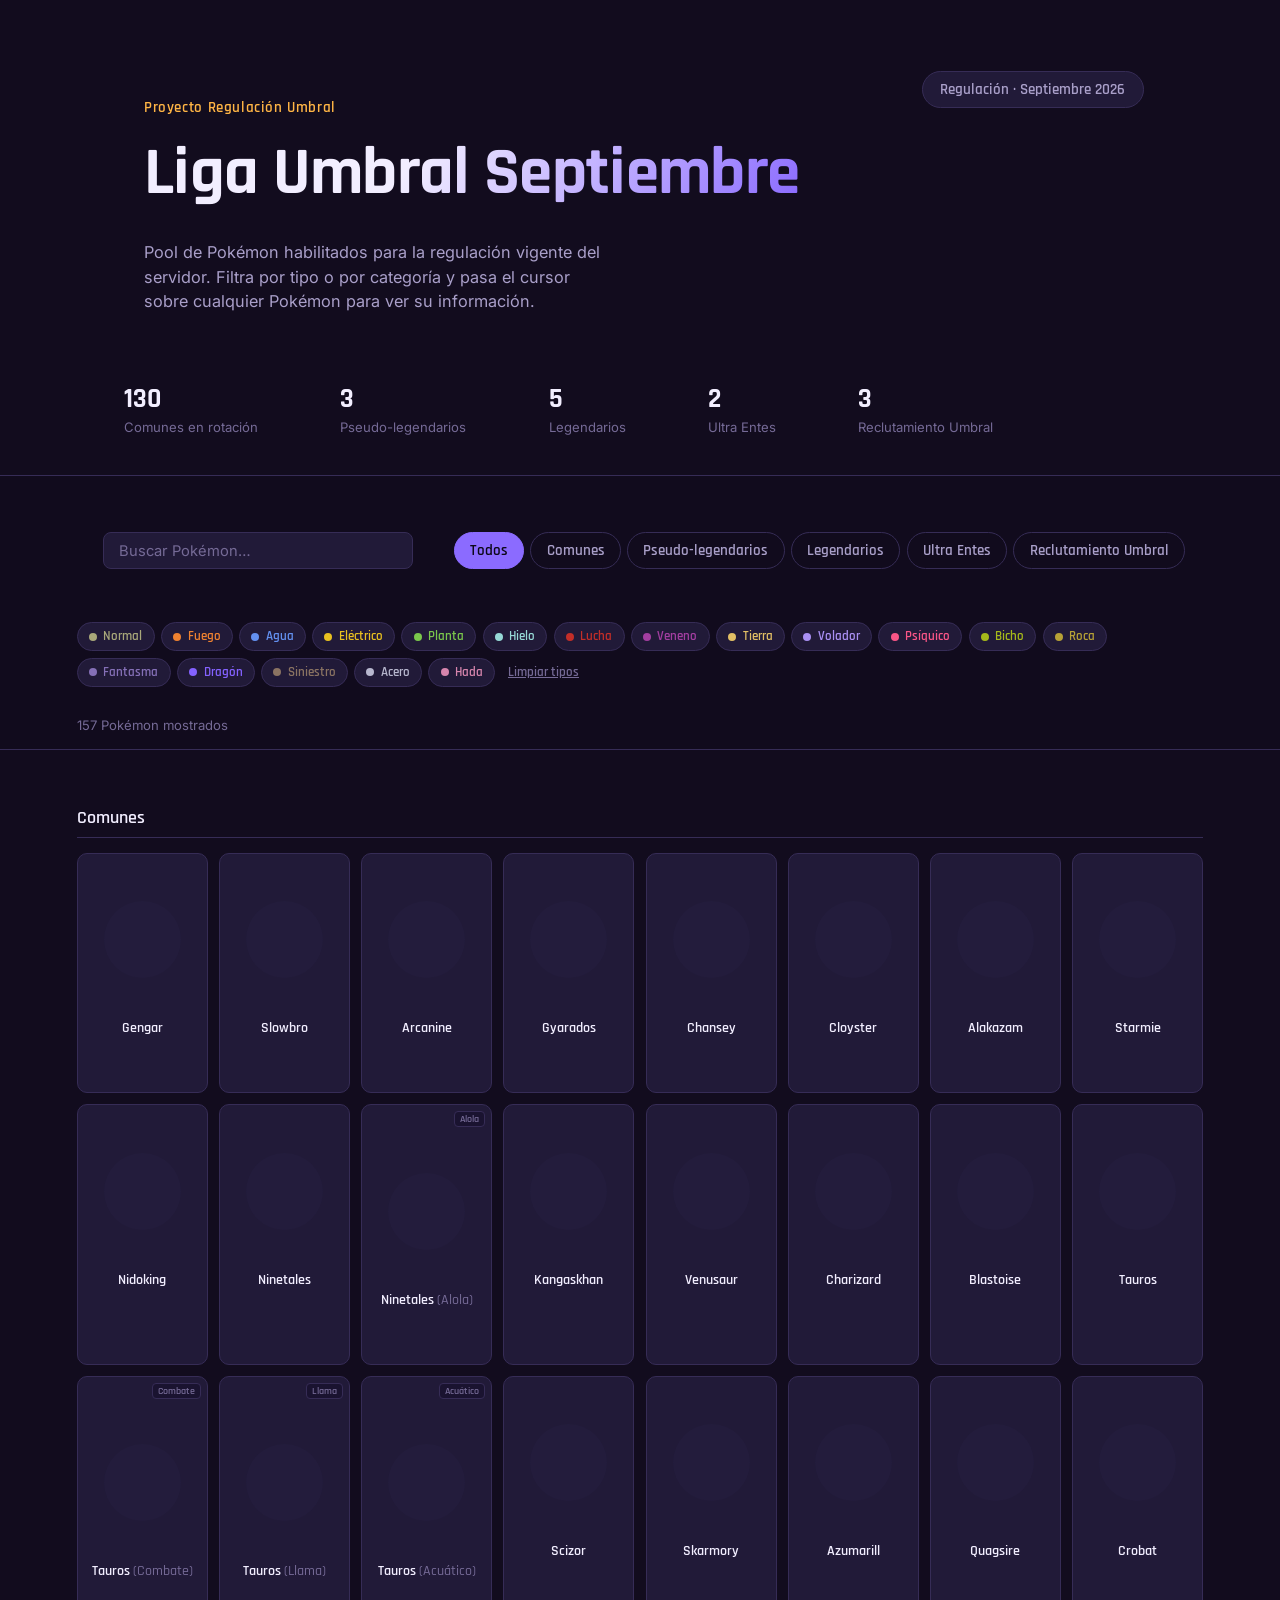
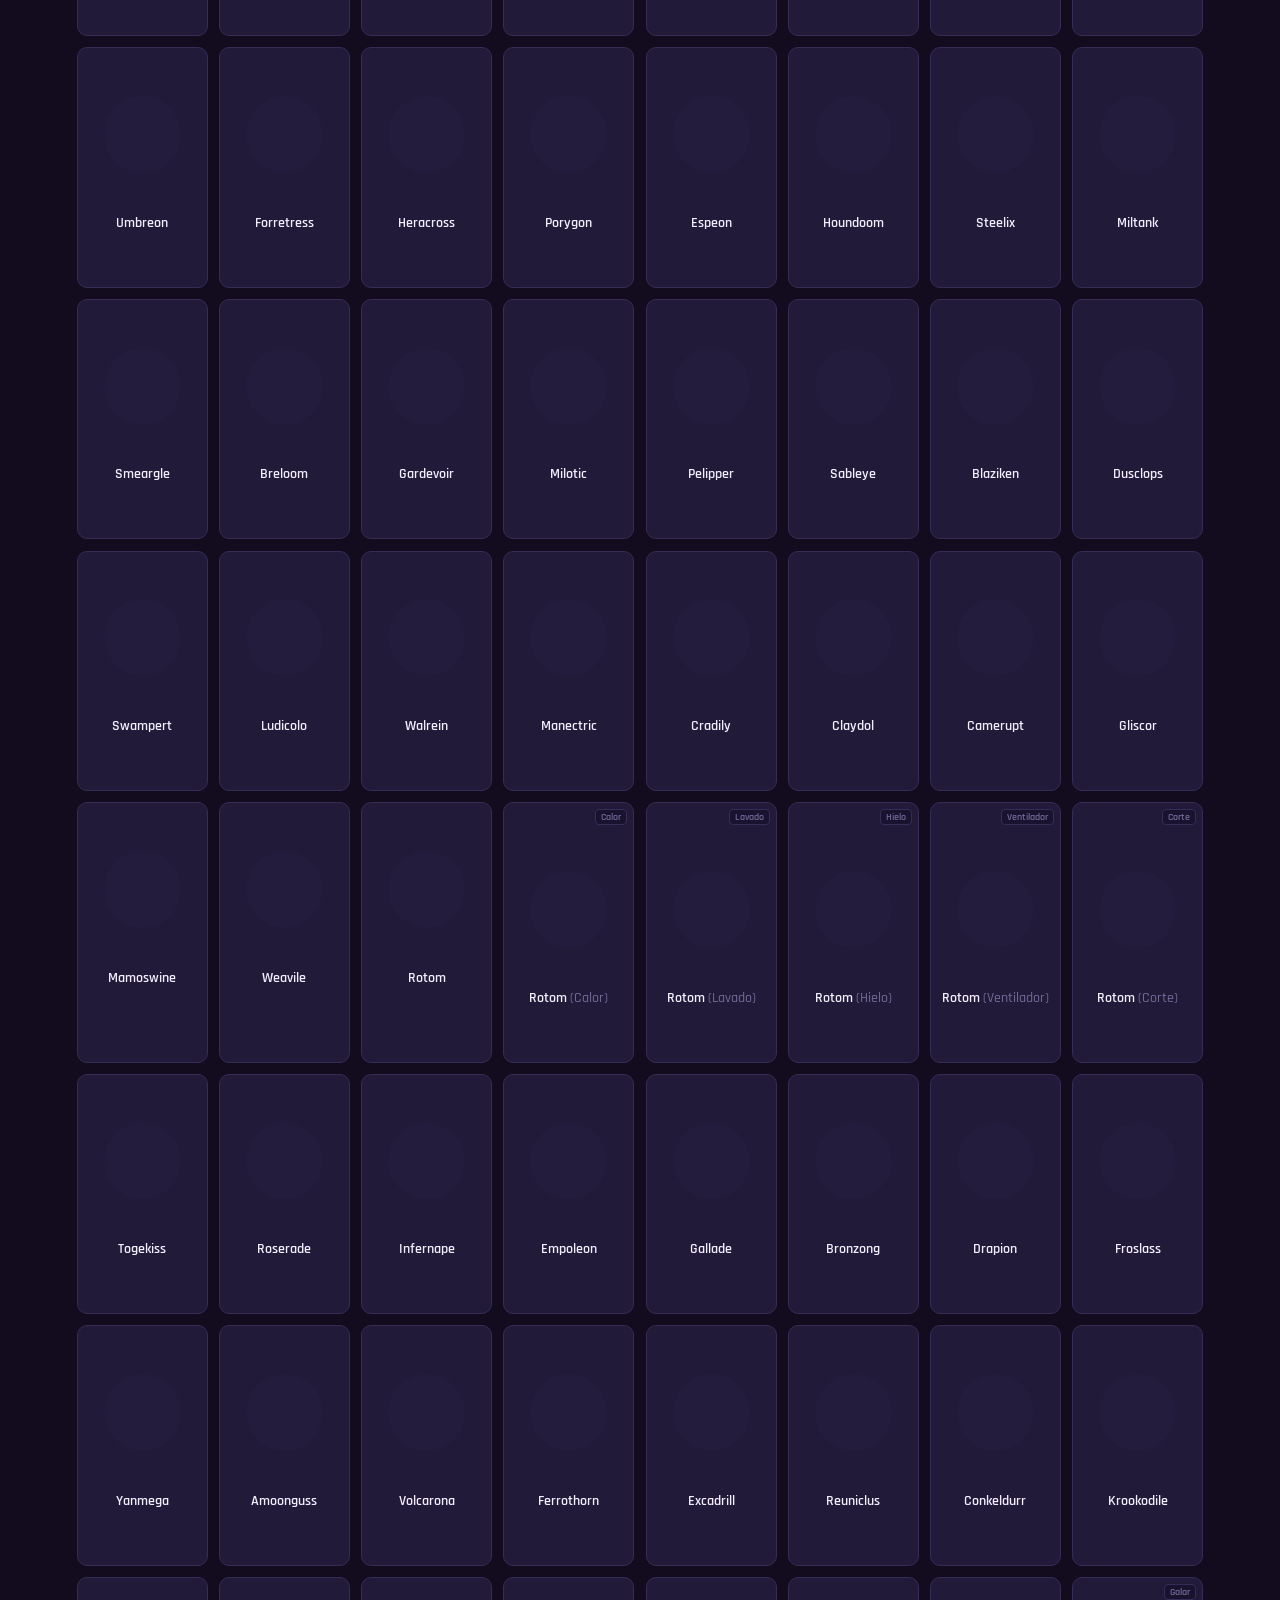
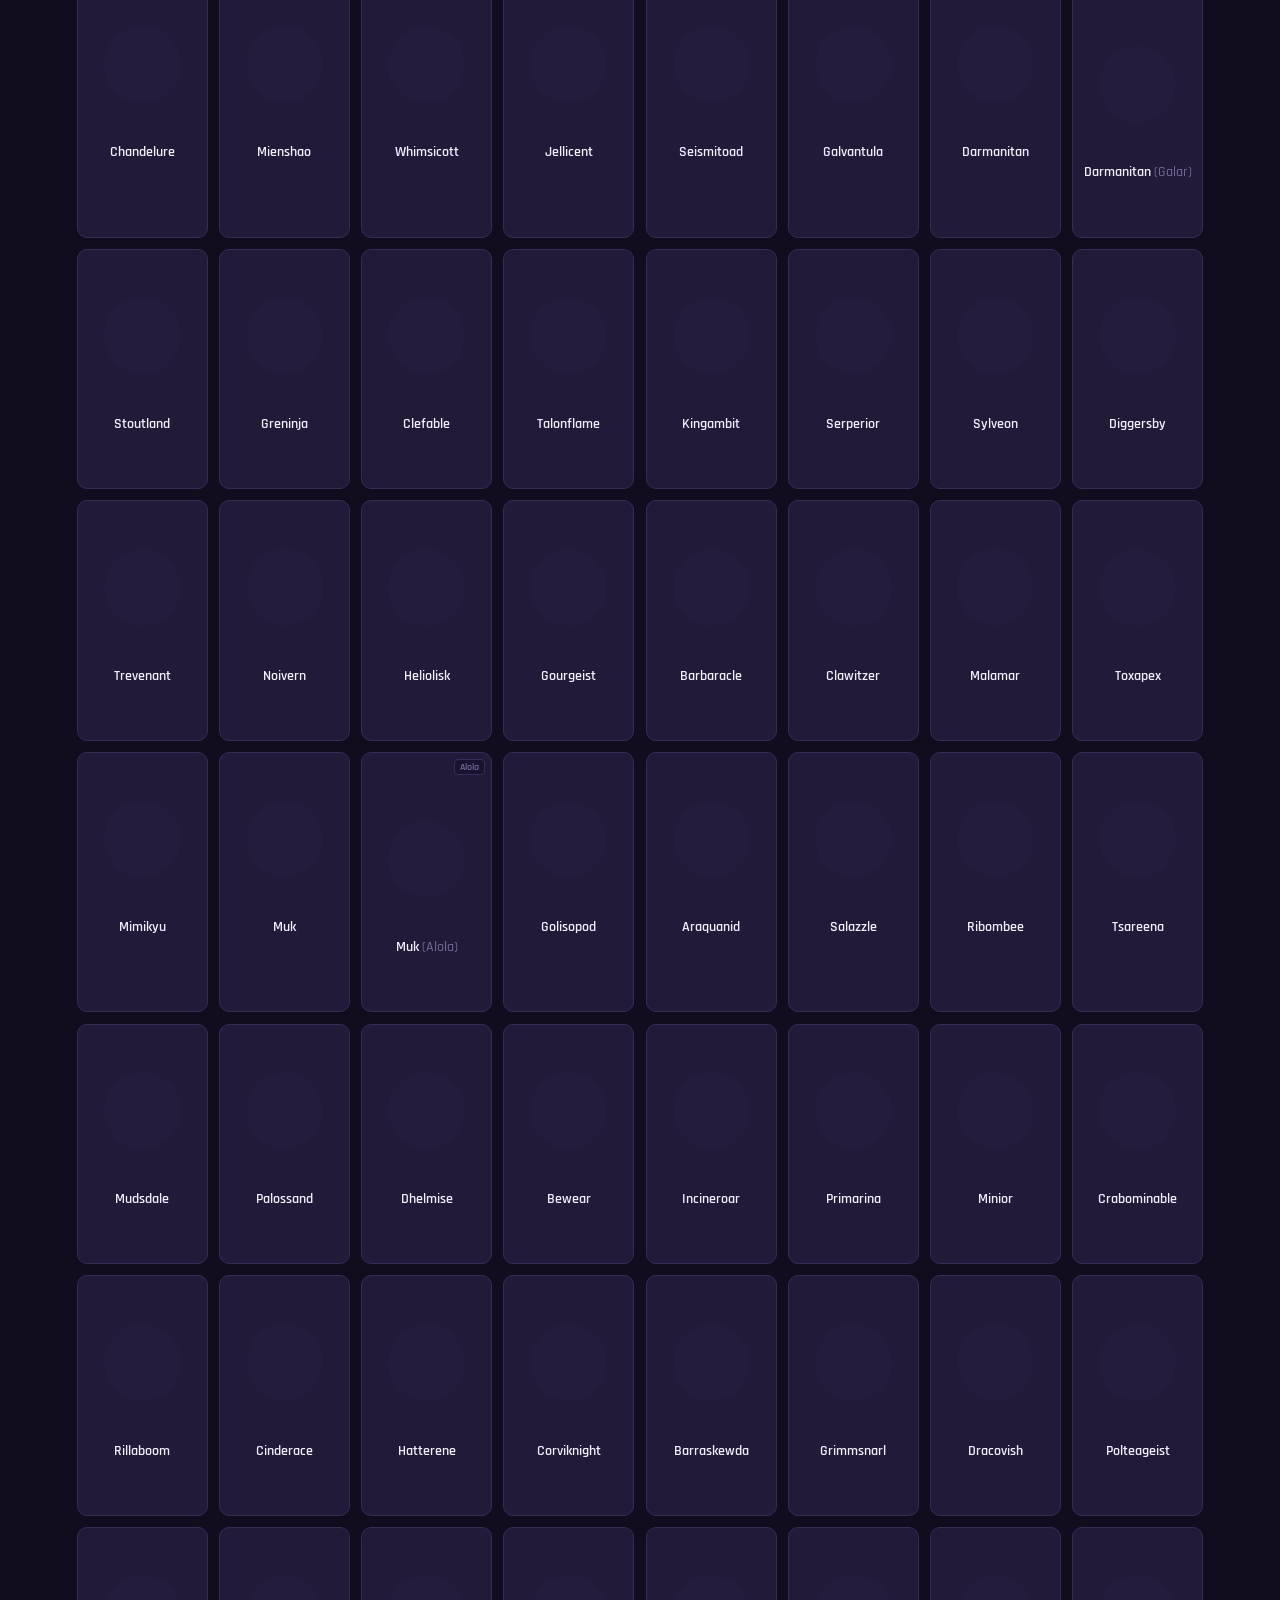
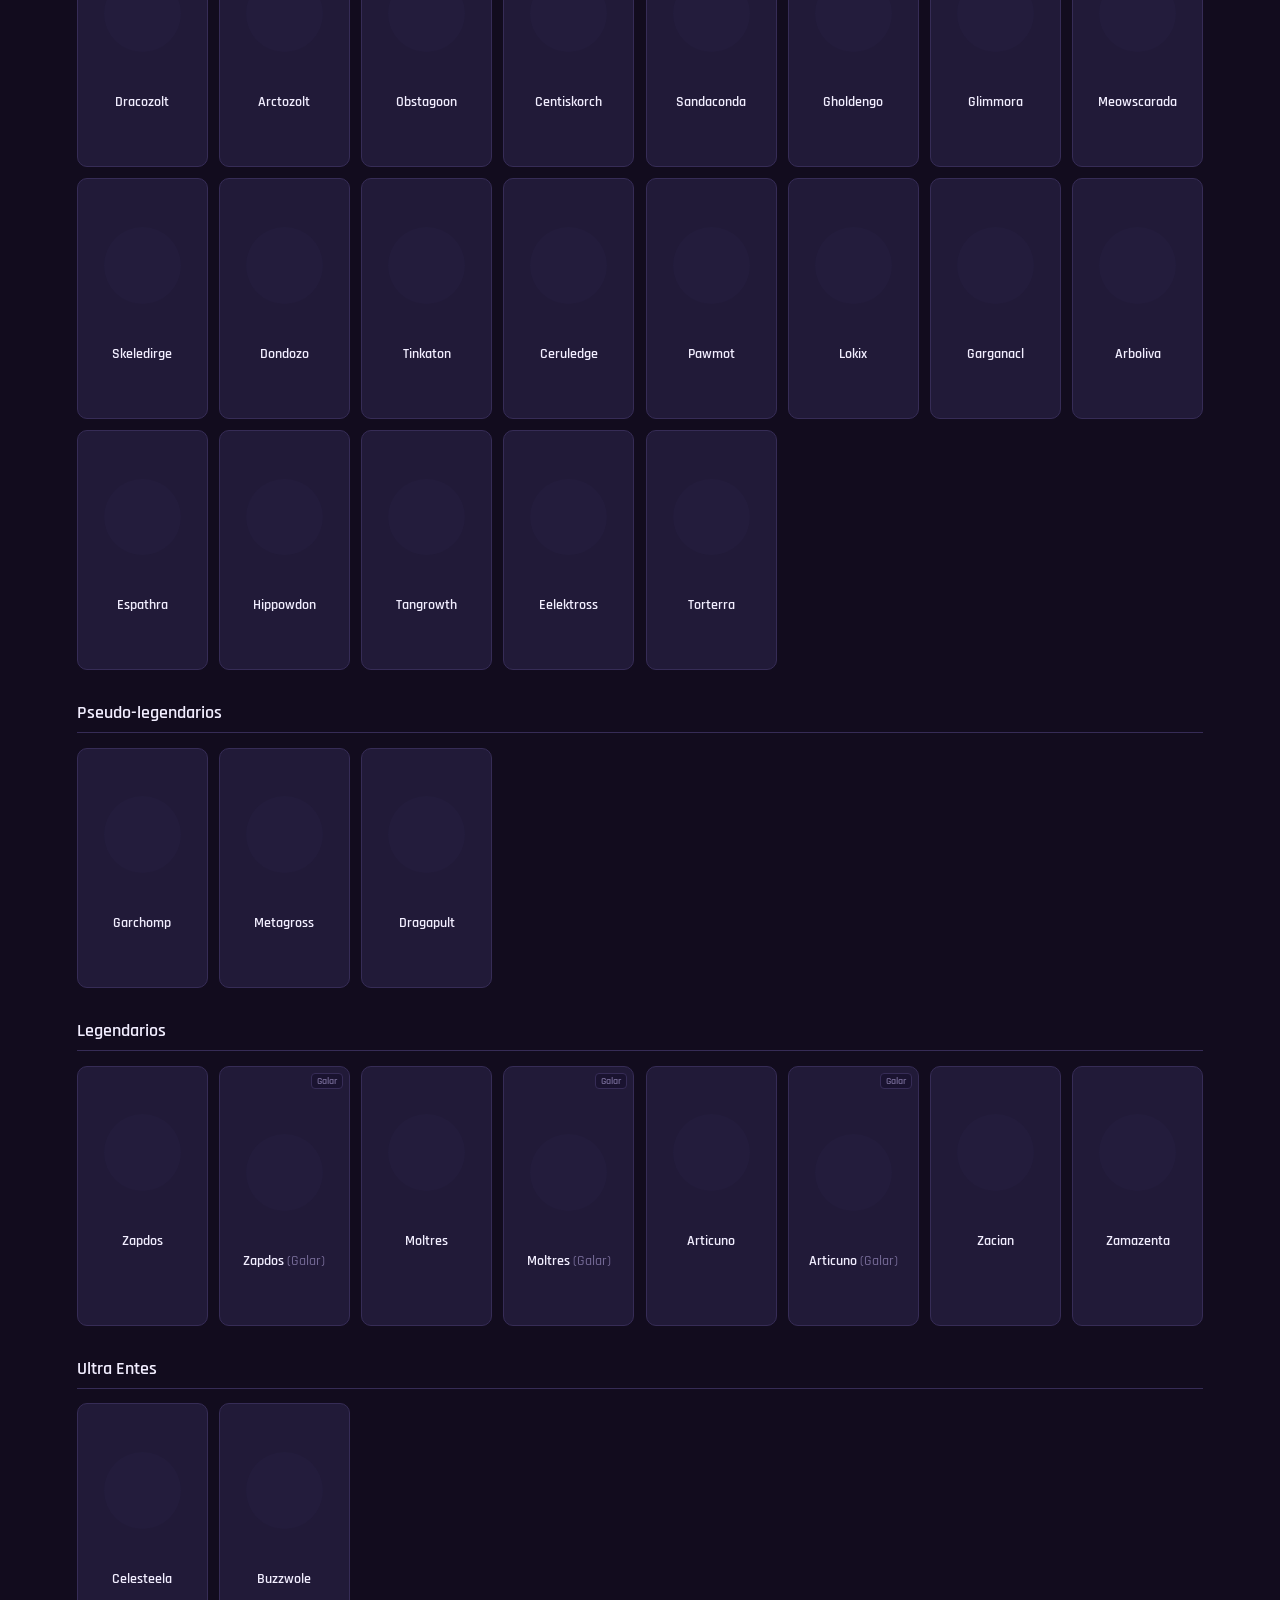
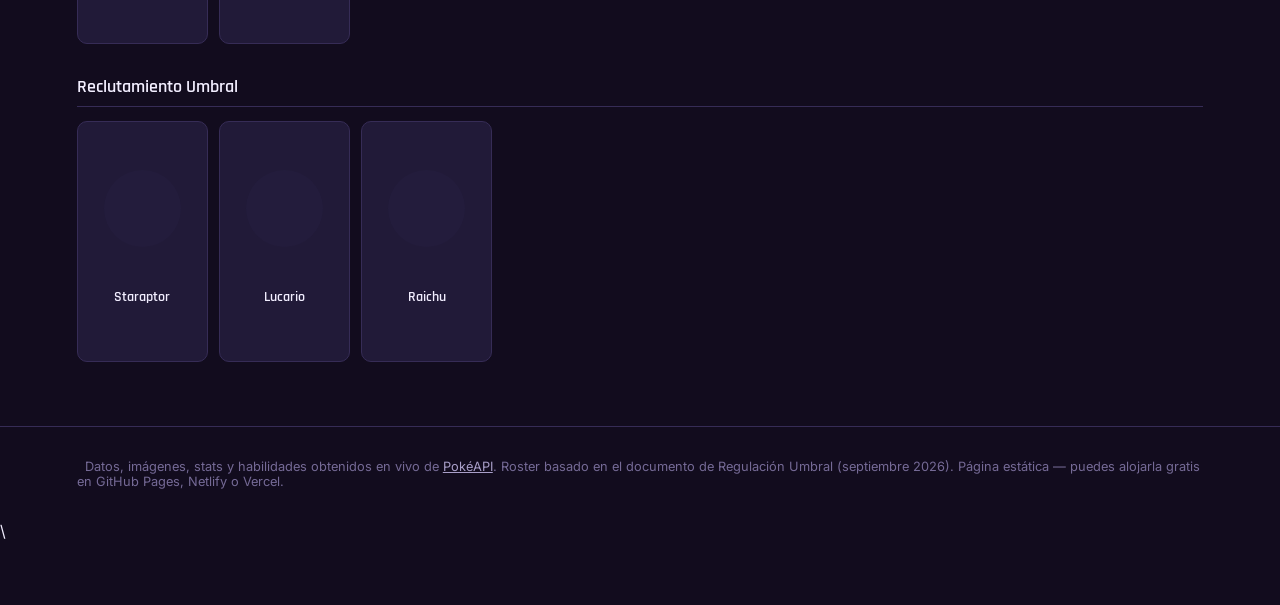
<file: main.html>
<!DOCTYPE html>
<html lang="es">
<head>
  <meta charset="UTF-8">
  <meta name="viewport" content="width=device-width, initial-scale=1.0">
  <title>Liga Umbral · Regulación vigente</title>
  <link rel="stylesheet" href="main.css">
</head>
<body>


<div class="sky"></div>

<header class="hero">

  <div class="hero-top">

    <div>

      <div class="hero-eyebrow">Proyecto Regulación Umbral</div>

      <h1>Liga Umbral Septiembre</h1>

      <p class="hero-sub">Pool de Pokémon habilitados para la regulación vigente del servidor. Filtra por tipo o por categoría y pasa el cursor sobre cualquier Pokémon para ver su información.</p>

    </div>

    <div class="month-badge" id="month-badge">Regulación · Septiembre 2026</div>

  </div>

  <div class="hero-stats">

    <div class="stat"><b id="stat-comun">—</b><span>Comunes en rotación</span></div>

    <div class="stat"><b id="stat-pseudo">—</b><span>Pseudo-legendarios</span></div>

    <div class="stat"><b id="stat-legendario">—</b><span>Legendarios</span></div>

    <div class="stat"><b id="stat-ultraente">—</b><span>Ultra Entes</span></div>

    <div class="stat"><b id="stat-reclutamiento">—</b><span>Reclutamiento Umbral</span></div>

  </div>

</header>

<div class="controls">

  <div class="controls-row">

    <div class="search-wrap">

      <input type="text" id="search" placeholder="Buscar Pokémon…" autocomplete="off">

    </div>

    <div class="tabs" id="tabs"></div>

  </div>

  <div class="type-row" id="type-row"></div>

  <div class="result-count" id="result-count"></div>

</div>

<main id="main"></main>

<footer>

  Datos, imágenes, stats y habilidades obtenidos en vivo de <a href="https://pokeapi.co" target="_blank" rel="noopener">PokéAPI</a>. Roster basado en el documento de Regulación Umbral (septiembre 2026). Página estática — puedes alojarla gratis en GitHub Pages, Netlify o Vercel.

</footer>

<div class="info-panel" id="info-panel">

  <button class="close-x" id="close-panel">✕</button>

  <h3 id="ip-name">—</h3>

  <div class="genus" id="ip-genus"></div>

  <div class="types" id="ip-types"></div>

  <div class="stats-row">

    <div><b id="ip-height">—</b>Altura</div>

    <div><b id="ip-weight">—</b>Peso</div>

  </div>

  <p id="ip-desc" class="loading">Cargando información…</p>

  <div class="details-section">

    <div class="details-title">Stats base</div>

    <div id="ip-stats" class="base-stats"></div>

  </div>

  <div class="details-section ability-row">

    <div class="details-title">Habilidades</div>

    <div id="ip-abilities" class="abilities-list"></div>

  </div>

</div>

\
<script src="main.js"></script>
</body>
</html>
</file>
<file: main.css>
@import url('https://fonts.googleapis.com/css2?family=Rajdhani:wght@500;600;700&family=Inter:wght@400;500;600&display=swap');

:root {
  --bg: #120c1e;
  --bg-soft: #1a1330;
  --surface: #211a38;
  --surface-hi: #2a2247;
  --line: #362c56;
  --text: #f2eeff;
  --text-dim: #a99fc9;
  --text-faint: #756a96;
  --violet: #8b6bff;
  --amber: #ffb545;
  --amber-dim: #7a5a2c;
  --radius: 10px;

  --t-normal: #A8A77A; --t-fire: #EE8130; --t-water: #6390F0; --t-electric: #E8C020;
  --t-grass: #7AC74C; --t-ice: #96D9D6; --t-fighting: #C22E28; --t-poison: #A33EA1;
  --t-ground: #E2BF65; --t-flying: #A98FF3; --t-psychic: #F95587; --t-bug: #A6B91A;
  --t-rock: #B6A136; --t-ghost: #8570B7; --t-dragon: #8462FF; --t-dark: #8a7362;
  --t-steel: #B7B7CE; --t-fairy: #D685AD;
}

* { box-sizing: border-box; margin: 0; padding: 0; }
html, body { background: var(--bg); color: var(--text); font-family: 'Inter', sans-serif; }
body { min-height: 100vh; padding-bottom: 4rem; }

::selection { background: var(--violet); color: #0c0818; }

.sky {
  position: fixed; inset: 0; z-index: -1;
  background:
    radial-gradient(ellipse 900px 500px at 15% -10%, rgba(139,107,255,0.20), transparent 60%),
    radial-gradient(ellipse 700px 500px at 100% 0%, rgba(255,181,69,0.10), transparent 55%),
    var(--bg);
}

/* ---------- HERO ---------- */
header.hero {
  padding: 3.2rem 6vw 2.4rem;
  border-bottom: 1px solid var(--line);
}
.hero-top {
  display: flex; align-items: baseline; justify-content: space-between; gap: 1rem; flex-wrap: wrap;
}
.hero-eyebrow {
  font-family: 'Rajdhani', sans-serif; font-weight: 600; letter-spacing: 0.04em;
  color: var(--amber); font-size: 0.95rem;
}
h1 {
  font-family: 'Rajdhani', sans-serif; font-weight: 700; font-size: clamp(2.4rem,5.5vw,4.2rem);
  line-height: 0.95; letter-spacing: -0.01em; margin-top: 0.3rem;
  background: linear-gradient(120deg,#f2eeff 40%, var(--violet) 100%);
  -webkit-background-clip: text; background-clip: text; color: transparent;
}
.hero-sub {
  margin-top: 0.9rem; max-width: 46ch; color: var(--text-dim); font-size: 1.02rem; line-height: 1.5;
}
.month-badge {
  font-family: 'Rajdhani', sans-serif; font-weight: 600; font-size: 0.95rem;
  border: 1px solid var(--line); border-radius: 100px; padding: 0.5rem 1.1rem;
  color: var(--text-dim); white-space: nowrap; background: var(--surface);
}
.hero-stats {
  display: flex; gap: 2.2rem; margin-top: 1.8rem; flex-wrap: wrap;
}
.stat b { display: block; font-family: 'Rajdhani', sans-serif; font-size: 1.7rem; font-weight: 700; color: var(--text); }
.stat span { font-size: 0.82rem; color: var(--text-faint); }

/* ---------- CONTROLS ---------- */
.controls {
  position: sticky; top: 0; z-index: 20;
  background: rgba(18,12,30,0.92); backdrop-filter: blur(10px);
  border-bottom: 1px solid var(--line);
  padding: 1rem 6vw;
}
.controls-row { display: flex; align-items: center; gap: 0.9rem; flex-wrap: wrap; }

.search-wrap { position: relative; flex: 1; min-width: 200px; max-width: 340px; }
.search-wrap input {
  width: 100%; background: var(--surface); border: 1px solid var(--line); color: var(--text);
  padding: 0.55rem 0.9rem; border-radius: 8px; font-family: 'Inter', sans-serif; font-size: 0.92rem;
}
.search-wrap input:focus { outline: 2px solid var(--violet); outline-offset: 1px; }
.search-wrap input::placeholder { color: var(--text-faint); }

.tabs { display: flex; gap: 0.4rem; flex-wrap: wrap; }
.tabs button {
  font-family: 'Rajdhani', sans-serif; font-weight: 600; font-size: 0.92rem;
  background: transparent; border: 1px solid var(--line); color: var(--text-dim);
  padding: 0.5rem 0.95rem; border-radius: 100px; cursor: pointer; transition: border-color .15s, color .15s, background .15s;
}
.tabs button:hover { color: var(--text); border-color: var(--violet); }
.tabs button.active { background: var(--violet); border-color: var(--violet); color: #0c0818; }

.type-row {
  display: flex; gap: 0.4rem; flex-wrap: wrap; margin-top: 0.8rem;
}
.type-chip {
  font-family: 'Rajdhani', sans-serif; font-weight: 600; font-size: 0.82rem;
  border: 1px solid var(--line); background: var(--surface); color: var(--text-dim);
  padding: 0.32rem 0.7rem; border-radius: 100px; cursor: pointer;
  display: flex; align-items: center; gap: 0.4rem; transition: all .12s;
}
.type-chip .dot { width: 8px; height: 8px; border-radius: 50%; }
.type-chip:hover { border-color: var(--text-dim); color: var(--text); }
.type-chip.active { background: var(--surface-hi); border-color: currentColor; color: var(--text); }
.clear-types {
  font-family: 'Rajdhani', sans-serif; font-weight: 600; font-size: 0.82rem;
  color: var(--text-faint); background: none; border: none; cursor: pointer; text-decoration: underline;
  padding: 0.32rem 0.4rem;
}
.result-count { font-size: 0.82rem; color: var(--text-faint); margin-top: 0.6rem; }

/* ---------- GRID ---------- */
main { padding: 1.6rem 6vw 2rem; }
.section-label {
  font-family: 'Rajdhani', sans-serif; font-weight: 600; font-size: 1.1rem; color: var(--text);
  margin: 2rem 0 0.9rem; padding-bottom: 0.5rem; border-bottom: 1px solid var(--line);
}
.grid {
  display: grid; grid-template-columns: repeat(auto-fill,minmax(126px,1fr)); gap: 0.7rem;
}
.card {
  position: relative; background: var(--surface); border: 1px solid var(--line); border-radius: var(--radius);
  padding: 0.7rem 0.6rem 0.6rem; cursor: pointer; transition: border-color .15s, transform .1s;
  display: flex; flex-direction: column; align-items: center; text-align: center;
}
.card:hover, .card.pinned { border-color: var(--violet); transform: translateY(-2px); }
.card .badge-cat {
  position: absolute; top: 6px; left: 6px; font-size: 0.6rem; font-family: 'Rajdhani', sans-serif; font-weight: 600;
  color: var(--amber); letter-spacing: 0.02em; opacity: 0.85;
}
.card .form-tag {
  position: absolute; top: 6px; right: 6px; font-size: 0.6rem; font-family: 'Rajdhani', sans-serif; font-weight: 600;
  color: var(--text-faint); background: var(--bg-soft); border: 1px solid var(--line); border-radius: 4px; padding: 1px 5px;
}
.card .img-wrap {
  width: 100%; aspect-ratio: 1/1; display: flex; align-items: center; justify-content: center;
  margin-bottom: 0.4rem;
}
.card img { width: 100%; height: 100%; object-fit: contain; image-rendering: auto; filter: drop-shadow(0 4px 10px rgba(0,0,0,0.4)); }
.card .skel { width: 70%; height: 70%; border-radius: 50%; background: var(--surface-hi); animation: pulse 1.3s ease-in-out infinite; }
@keyframes pulse { 0%,100%{opacity:.5} 50%{opacity:1} }
.card .name { font-family: 'Rajdhani', sans-serif; font-weight: 600; font-size: 0.86rem; color: var(--text); line-height: 1.15; }
.card .types { display: flex; gap: 0.25rem; margin-top: 0.35rem; }
.card .type-dot { width: 9px; height: 9px; border-radius: 50%; border: 1px solid rgba(0,0,0,0.25); }

.empty {
  padding: 3rem 1rem; text-align: center; color: var(--text-faint); font-family: 'Rajdhani', sans-serif; font-size: 1.05rem;
}

/* ---------- INFO PANEL ---------- */
.info-panel {
  position: fixed; z-index: 100; width: 270px; background: var(--surface-hi); border: 1px solid var(--violet);
  border-radius: var(--radius); padding: 1rem; box-shadow: 0 12px 30px rgba(0,0,0,0.5);
  opacity: 0; pointer-events: none; transform: translateY(6px); transition: opacity .12s, transform .12s;
}
.info-panel.show { opacity: 1; transform: translateY(0); pointer-events: auto; }
.info-panel h3 { font-family: 'Rajdhani', sans-serif; font-size: 1.15rem; font-weight: 700; }
.info-panel .genus { font-size: 0.78rem; color: var(--amber); margin-bottom: 0.5rem; font-family: 'Rajdhani', sans-serif; }
.info-panel .types { display: flex; gap: 0.35rem; margin-bottom: 0.6rem; }
.type-pill {
  font-family: 'Rajdhani', sans-serif; font-weight: 600; font-size: 0.72rem; color: #0c0818;
  padding: 0.15rem 0.55rem; border-radius: 100px;
}
.info-panel .stats-row { display: flex; gap: 1rem; margin-bottom: 0.55rem; }
.info-panel .stats-row div { font-size: 0.76rem; color: var(--text-dim); }
.info-panel .stats-row b { display: block; color: var(--text); font-size: 0.92rem; font-family: 'Rajdhani', sans-serif; }

.info-panel .details-section {
  margin-top: 0.75rem;
  padding-top: 0.65rem;
  border-top: 1px solid var(--line);
}

.info-panel .details-title {
  font-family: 'Rajdhani', sans-serif;
  font-size: 0.78rem;
  font-weight: 700;
  color: var(--amber);
  margin-bottom: 0.45rem;
  text-transform: uppercase;
  letter-spacing: 0.03em;
}

.info-panel .ability-row {
  margin-top: 0.7rem;
}

.info-panel .abilities-list {
  display: flex;
  flex-direction: column;
  gap: 0.35rem;
}

.info-panel .ability {
  background: var(--surface);
  border: 1px solid var(--line);
  border-radius: 7px;
  padding: 0.38rem 0.48rem;
}

.info-panel .ability-name {
  display: block;
  color: var(--text);
  font-family: 'Rajdhani', sans-serif;
  font-size: 0.84rem;
  font-weight: 700;
  cursor: help;
}

.info-panel .ability-desc {
  display: none;
  margin-top: 0.12rem;
  color: var(--text-dim);
  font-size: 0.70rem;
  line-height: 1.35;
}

.info-panel .ability-name:hover + .ability-desc {
  display: block;
}

.info-panel .ability:focus .ability-desc {
  display: block;
}

.info-panel .base-stats {
  display: flex;
  flex-direction: column;
  gap: 0.28rem;
}

.info-panel .stat-line {
  display: grid;
  grid-template-columns: 48px 1fr 30px;
  align-items: center;
  gap: 0.4rem;
}

.info-panel .stat-name {
  color: var(--text-dim);
  font-family: 'Rajdhani', sans-serif;
  font-size: 0.72rem;
  font-weight: 600;
}

.info-panel .stat-bar {
  height: 7px;
  background: var(--bg);
  border: 1px solid var(--line);
  border-radius: 100px;
  overflow: hidden;
}

.info-panel .stat-fill {
  height: 100%;
  width: 0%;
  border-radius: 100px;
  transition: width .35s ease;
  box-shadow: 0 0 8px color-mix(in srgb, currentColor 45%, transparent);
}

.info-panel .stat-fill.stat-hp { background: #FF5959; color: #FF5959; }
.info-panel .stat-fill.stat-attack { background: #F5AC4F; color: #F5AC4F; }
.info-panel .stat-fill.stat-defense { background: #F2D04F; color: #F2D04F; }
.info-panel .stat-fill.stat-special-attack { background: #6FA8FF; color: #6FA8FF; }
.info-panel .stat-fill.stat-special-defense { background: #72D6A0; color: #72D6A0; }
.info-panel .stat-fill.stat-speed { background: #C27CFF; color: #C27CFF; }
.info-panel .stat-fill.stat-total { background: linear-gradient(90deg,#8b6bff,#ffb545); color: #8b6bff; }

.info-panel .stat-value {
  text-align: right;
  color: var(--text);
  font-family: 'Rajdhani', sans-serif;
  font-size: 0.76rem;
  font-weight: 700;
}

.info-panel .stat-total {
  margin-top: 0.35rem;
  padding-top: 0.4rem;
  border-top: 1px solid var(--line);
}

.info-panel .stat-total .stat-name {
  color: var(--amber);
  font-weight: 700;
}

.info-panel .stat-total .stat-value {
  color: var(--amber);
}

.info-panel .stat-total .stat-bar {
  background: var(--bg);
}

.info-panel p { font-size: 0.82rem; line-height: 1.45; color: var(--text-dim); }
.info-panel .loading { color: var(--text-faint); font-style: italic; font-size: 0.8rem; }
.info-panel .close-x {
  position: absolute; top: 0.5rem; right: 0.6rem; background: none; border: none; color: var(--text-faint);
  font-size: 1rem; cursor: pointer; display: none;
}
@media (hover:none){ .info-panel .close-x { display: block; } }

footer {
  padding: 2rem 6vw; color: var(--text-faint); font-size: 0.8rem; border-top: 1px solid var(--line); margin-top: 2rem;
}
footer a { color: var(--text-dim); }

@media (prefers-reduced-motion: reduce){
  * { animation: none !important; transition: none !important; }
}
</file>
